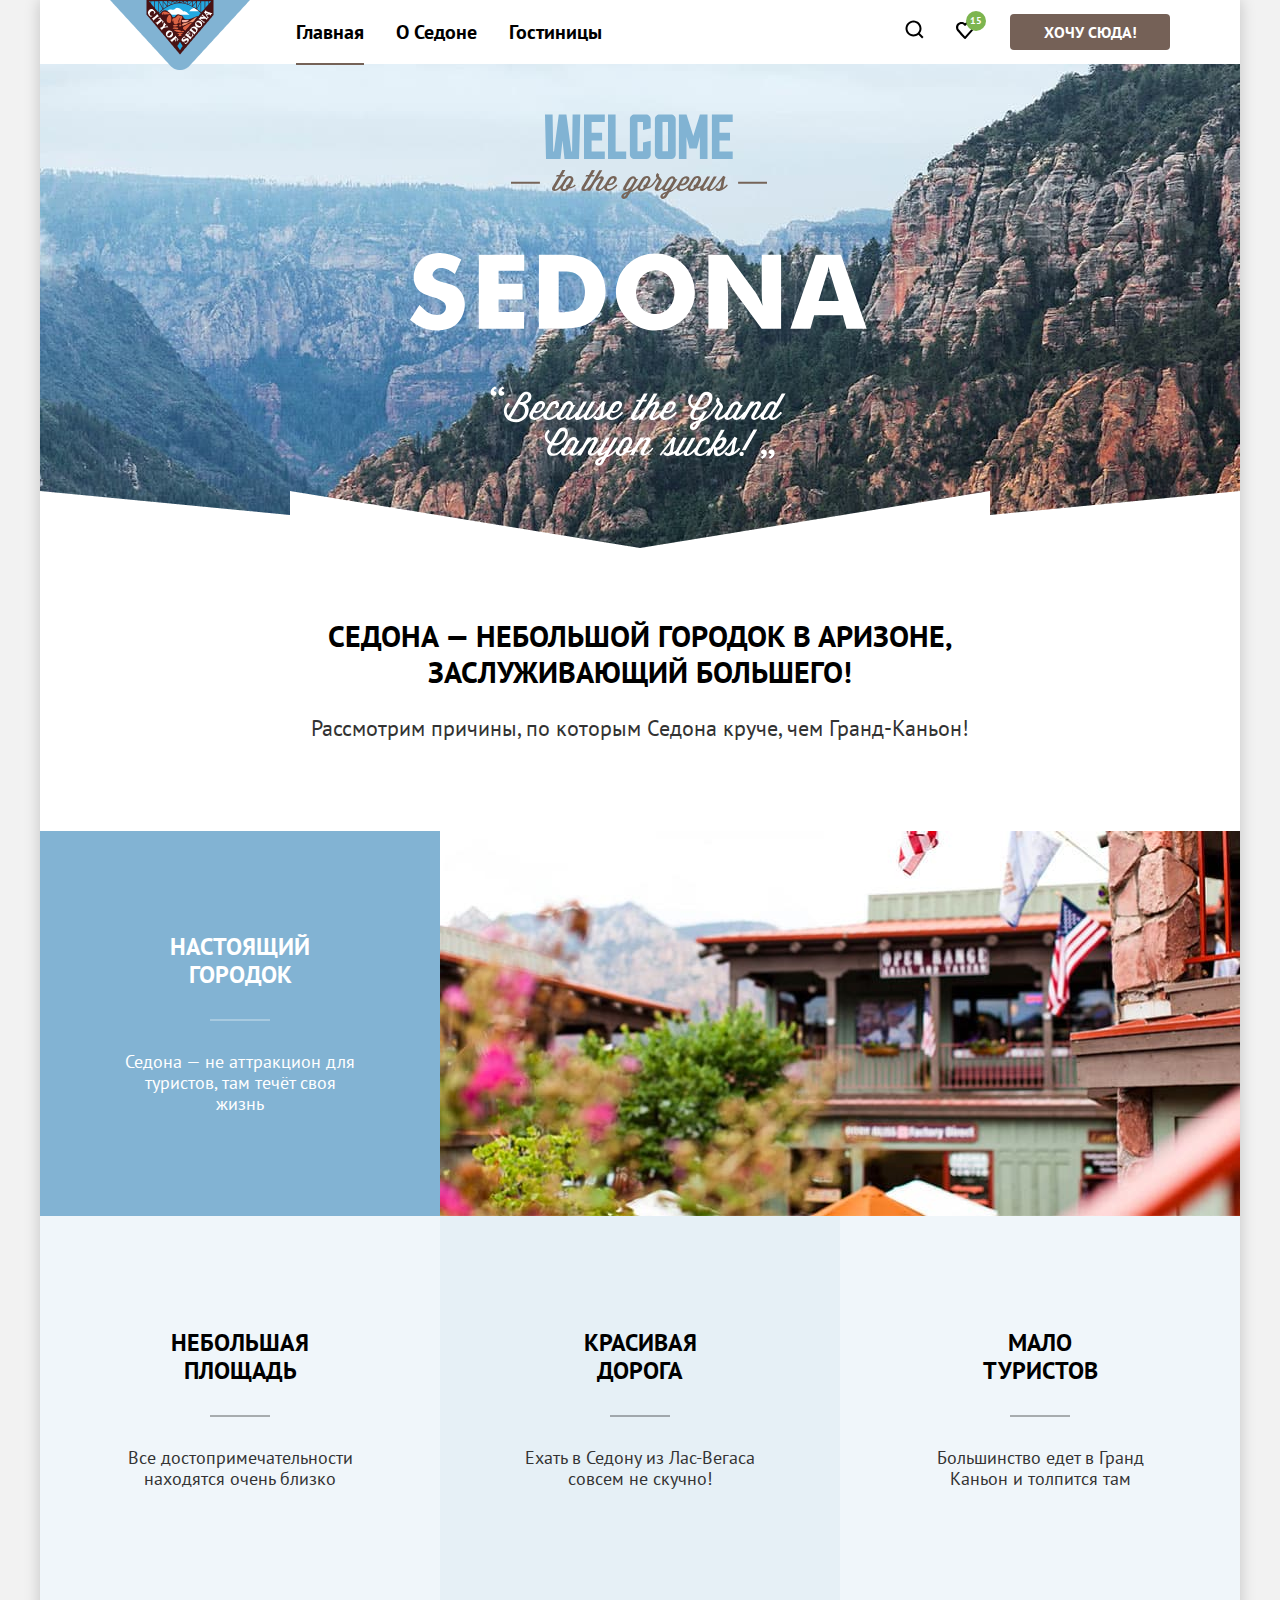
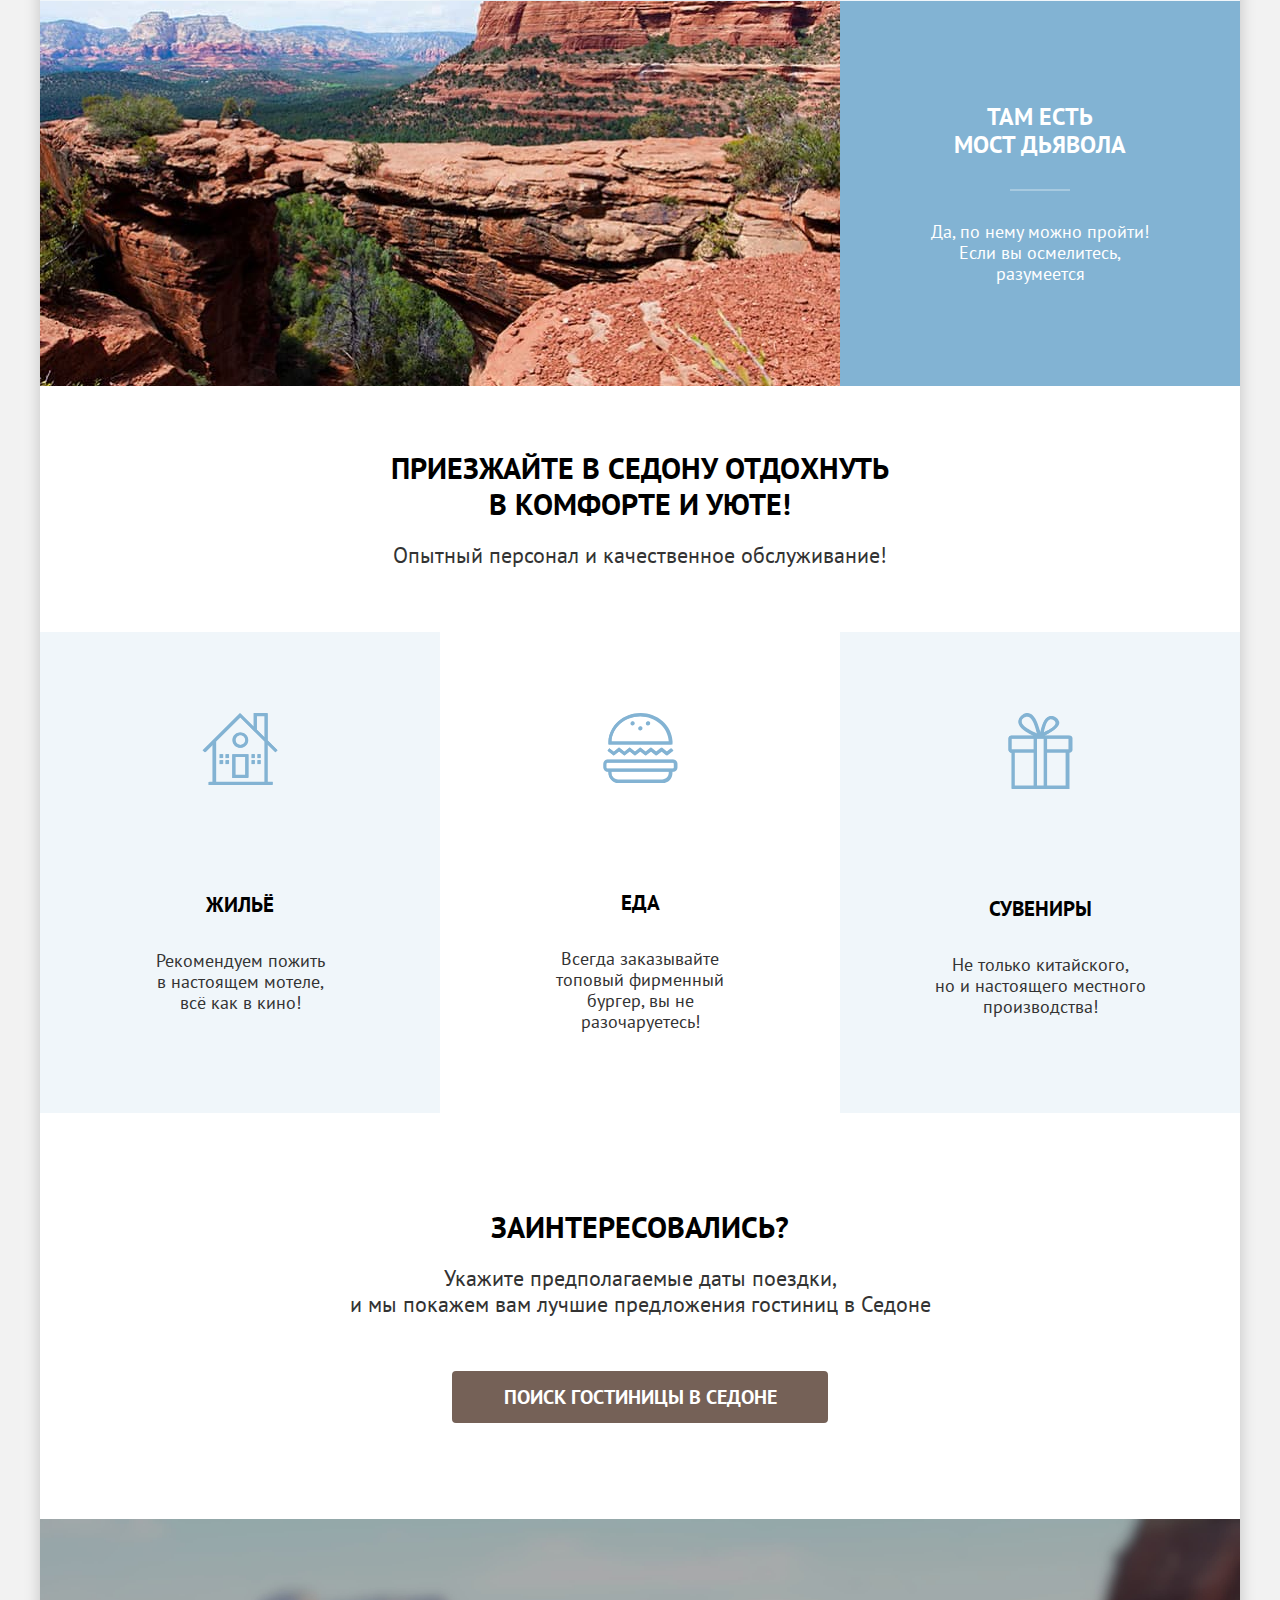
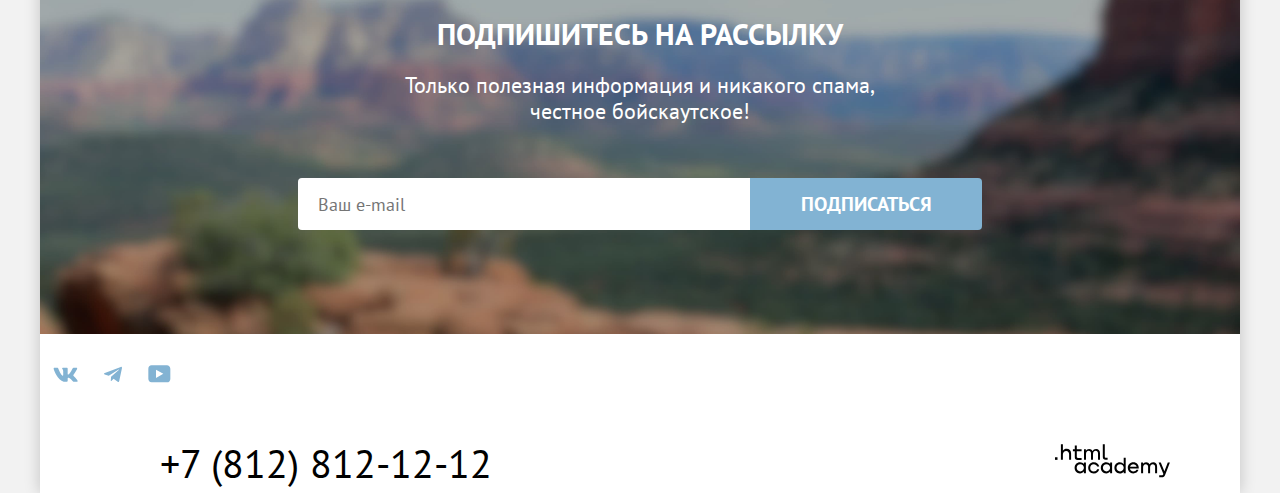
<file: index.html>
<!DOCTYPE html>
<html lang="ru">

  <head>
    <meta charset="utf-8">
    <title>HTML Academy: Седона</title>
    <link rel="stylesheet" href="styles/styles.css">
    <link rel="icon" href="favicon-sedona.ico" sizes="32x32">
  </head>

  <body>
    <div class="page-container">
    <header class="page-header" data-test="header">
      <nav class="navigation">
        <a class="navigation-logo" href="index.html">
          <img class="header-logo" alt="Логотип Седона" src="images/logo-sedona.png" width="140" height="70.05 ">
        </a>

        <ul class="navigation-list">
          <li class="navigation-item">
            <a class="navigation-link navigation-link-current" href="#">Главная</a>
          </li>
          <li class="navigation-item">
            <a class="navigation-link" href="#">О Седоне</a>
          </li>
          <li class="navigation-item">
            <a class="navigation-link" href="catalog.html">Гостиницы</a>
          </li>
        </ul>

        <ul class="navigation-list navigation-user">
          <li class="navigation-item">
            <a class="navigation-link" href="search.html">
              <svg aria-hidden="true" focusable="false" width="19" height="19" viewBox="0 0 19 19" fill="none" xmlns="http://www.w3.org/2000/svg">
                <path d="M18.5 17.0083L14.8 13.3287C15.8 12.0359 16.5 10.3453 16.5 8.4558C16.5 4.08011 12.9 0.5 8.5 0.5C4.1 0.5 0.5 4.17956 0.5 8.55525C0.5 12.9309 4.1 16.511 8.5 16.511C10.3 16.511 12 15.9144 13.4 14.8204L17.1 18.5L18.5 17.0083ZM8.5 14.5221C5.2 14.5221 2.5 11.837 2.5 8.55525C2.5 5.27348 5.2 2.5884 8.5 2.5884C11.8 2.5884 14.5 5.27348 14.5 8.55525C14.5 11.837 11.8 14.5221 8.5 14.5221Z" fill="black"/>
                </svg>
              <span class="visually-hidden">Поиск</span>
            </a>
          </li>
          <li class="navigation-item">
            <a class="navigation-link" href="favorites.html">
              <svg aria-hidden="true" focusable="false" width="18" height="17" viewBox="0 0 18 17" fill="none" xmlns="http://www.w3.org/2000/svg">
                <path d="M8.9 17C8.6 17 8.3 16.9 8.1 16.6C2.7 10.5 1.4 9.1 1.1 8.7C0.4 7.8 0 6.6 0 5.4C0 2.4 2.4 0 5.5 0C6.8 0 8 0.5 9 1.3C10 0.5 11.3 0 12.5 0C15.5 0 18 2.4 18 5.4C18 6.7 17.5 7.9 16.7 8.8L9.7 16.7C9.5 16.9 9.3 17 8.9 17ZM2.9 7.5C3.2 7.9 6.4 11.5 9 14.4L15.2 7.4C15.7 6.9 15.9 6.2 15.9 5.4C15.9 3.6 14.4 2.1 12.6 2.1C11.6 2.1 10.6 2.6 9.9 3.4C9.6 3.7 9.3 3.8 9 3.8C8.7 3.8 8.4 3.6 8.2 3.4C7.5 2.6 6.5 2.1 5.5 2.1C3.7 2.1 2.2 3.6 2.2 5.4C2.1 6.3 2.5 7 2.9 7.5C2.8 7.5 2.8 7.5 2.9 7.5Z" fill="black"/>
                </svg>
              <span class="visually-hidden">Избранное</span>
              <span class="notifications-badge">15</span>
            </a>
          </li>
          <li class="navigation-item">
            <a class="button-want-here brown-button" href="#">ХОЧУ СЮДА!</a>
          </li>
        </ul>
      </nav>
    </header>


    <main class="main-container main-index" data-test="main">
      <section class="first-screen" data-test="hero">
        <h1 class="visually-hidden">Седона - отличный городок для отдыха</h1>
        <img class="image-welcome" src="images/welcome.svg" width="458" height="352" alt="Добро пожаловать в Седону">
      </section>

      <section class="advantages" data-test="advantages">
        <h2 class="visually-hidden">Преимущества</h2>
        <div class="advantages-wrapper">
        <p class="text-about">Седона — небольшой городок в Аризоне, заслуживающий большего!</p>
        <p class="text-reasons">Рассмотрим причины, по которым Седона круче, чем Гранд-Каньон!</p>
      </div>
        <ul class="advantages-list">
          <li class="adnantages-item advantages-item-img">
            <div class="advantages-item-text advantages-item-img-text">
            <h3 class="advantages-title title-white">Настоящий городок</h3>
            <p class="advantages-description descripton-white">Седона — не аттракцион для туристов, там течёт своя жизнь
            </p>
          </div>
            <img class="advantage-img" src="images/photo-hotel.jpg" width="800" alt="Фото отеля">
          </li>
          <li class="adnantages-item grey-light">
            <div class="advantages-item-text">
            <h3 class="advantages-title">Небольшая площадь</h3>
            <p class="advantages-description">Все достопримечательности находятся очень близко</p>
            </div>
          </li>
          <li class="adnantages-item grey-dark">
            <div class="advantages-item-text">
            <h3 class="advantages-title">Красивая <br>дорога</h3>
            <p class="advantages-description">Ехать в Седону из Лас-Вегаса совсем не скучно!</p>
            </div>
          </li>
          <li class="adnantages-item grey-light">
            <div class="advantages-item-text">
            <h3 class="advantages-title">Мало <br>туристов</h3>
            <p class="advantages-description">Большинство едет в Гранд Каньон и толпится там</p>
            </div>
          </li>
          <li class="adnantages-item advantages-item-img">
            <img class="advantage-img" src="images/photo-mountains.jpg" width="800" alt="Фото гор">
            <div class="advantages-item-text advantages-item-img-text">
            <h3 class="advantages-title title-white">Там есть <br>мост дьявола</h3>
            <p class="advantages-description descripton-white">Да, по нему можно пройти! Если вы осмелитесь, разумеется
            </p>
            </div>
          </li>
        </ul>
      </section>

      <section class="services" data-test="service">
        <div class="services-wrapper">
        <h2 class="visually-hidden">Услуги</h2>
        <p class="text-about text-about-2">Приезжайте в Седону отдохнуть в комфорте и уюте!</p>
        <p class="text-reasons">Опытный персонал и качественное обслуживание!</p>
      </div>
        <ul class="services-list">
          <li class="services-item grey-light">
            <img class="services-pic" src="images/icon/icon-home.svg" width="75" height="72" alt="Жильё">
            <h3 class="services-title">Жильё</h3>
            <p class="services-description">Рекомендуем пожить <br>в настоящем мотеле, <br>всё как в кино!</p>
          </li>
          <li class="services-item">
            <img class="services-pic" src="images/icon/icon-food.svg" width="74" height="70" alt="Еда">
            <h3 class="services-title">Еда</h3>
            <p class="services-description">Всегда заказывайте <br>топовый фирменный бургер, вы не разочаруетесь!</p>
          </li>
          <li class="services-item grey-light">
            <img class="services-pic" src="images/icon/icon-gift.svg" width="64" height="76" alt="Сувениры">
            <h3 class="services-title">Сувениры</h3>
            <p class="services-description">Не только китайского, <br>но и настоящего местного производства!</p>
          </li>
        </ul>
      </section>

      <section class="search-hotels" data-test="search">
        <h2 class="visually-hidden">Поиск гостиницы</h2>
        <p class="text-about text-about-3">Заинтересовались?</p>
        <p class="text-reasons">Укажите предполагаемые даты поездки, <br>и мы покажем вам лучшие предложения гостиниц в
          Седоне</p>
        <button class="button-search brown-button" href="#">Поиск гостиницы в Седоне</button>
      </section>

      <section class="newsletter newsletter-index" data-test="subscribe">
        <h2 class="visually-hidden">Подпишитесь на новости</h2>
        <p class="text-about text-about-4">Подпишитесь на рассылку</p>
        <p class="text-reasons letter">Только полезная информация и никакого спама, <br>честное бойскаутское!</p>
        <form class="newsletter-form" action="https://echo.htmlacademy.ru/" method="post">
          <input class="mail-field" type="email" name="newsletter-email" id="newsletter-email" placeholder="Ваш e-mail"
            required>
          <button class="newsletter-button blue-button" type="submit">
            <span>Подписаться</span>
          </button>
        </form>
      </section>


    </main>


    <footer class="main-footer" data-test="footer">
      <div class="page-footer-container">
      <section class="footer-social-media">
        <h3 class="visually-hidden">Мы в социальных сетях</h3>
        <ul class="social-media" title="Ссылки на социальные сети">
          <li class="social-img">
            <a class="social-link social-vk" href="https://vk.com/htmlacademy">
              <svg aria-hidden="true" fucusable="folse" width="25" height="15" viewBox="0 0 25 15" fill="none" xmlns="http://www.w3.org/2000/svg">
                <path fill-rule="evenodd" clip-rule="evenodd" d="M24.1164 1.80445C24.2824 1.25845 24.1164 0.856445 23.3214 0.856445H20.6964C20.0284 0.856445 19.7204 1.20345 19.5534 1.58645C19.5534 1.58645 18.2184 4.78245 16.3274 6.85845C15.7154 7.46045 15.4374 7.65145 15.1034 7.65145C14.9364 7.65145 14.6854 7.46045 14.6854 6.91345V1.80445C14.6854 1.14845 14.5014 0.856445 13.9454 0.856445H9.81738C9.40038 0.856445 9.14938 1.16045 9.14938 1.44945C9.14938 2.07045 10.0954 2.21445 10.1924 3.96245V7.76045C10.1924 8.59345 10.0394 8.74444 9.70538 8.74444C8.81538 8.74444 6.65038 5.53345 5.36538 1.85945C5.11638 1.14445 4.86438 0.856445 4.19338 0.856445H1.56638C0.816382 0.856445 0.666382 1.20345 0.666382 1.58645C0.666382 2.26845 1.55638 5.65645 4.81138 10.1374C6.98138 13.1974 10.0364 14.8564 12.8194 14.8564C14.4884 14.8564 14.6944 14.4884 14.6944 13.8534V11.5404C14.6944 10.8034 14.8524 10.6564 15.3814 10.6564C15.7714 10.6564 16.4384 10.8484 17.9964 12.3234C19.7764 14.0724 20.0694 14.8564 21.0714 14.8564H23.6964C24.4464 14.8564 24.8224 14.4884 24.6064 13.7604C24.3684 13.0364 23.5184 11.9854 22.3914 10.7384C21.7794 10.0284 20.8614 9.26345 20.5824 8.88045C20.1934 8.38945 20.3044 8.17044 20.5824 7.73345C20.5824 7.73345 23.7824 3.30745 24.1154 1.80445H24.1164Z" fill="#83B3D3"/>
                </svg>
              <span class="visually-hidden">ВКонтакте</span>
            </a>
          </li>
          <li class="social-img">
            <a class="social-link social-telegram" href="https://t.me/htmlacademy">
              <svg aria-hidden="true" fucusable="folse" width="18" height="16" viewBox="0 0 18 16" fill="none" xmlns="http://www.w3.org/2000/svg">
                <path d="M16.785 0.955705L0.840489 7.1042C-0.247661 7.54126 -0.241365 8.14828 0.640845 8.41897L4.73445 9.69597L14.2058 3.72014C14.6537 3.44766 15.0629 3.59424 14.7265 3.89281L7.05283 10.8183H7.05103L7.05283 10.8192L6.77045 15.0387C7.18413 15.0387 7.36669 14.8489 7.59871 14.625L9.58705 12.6915L13.7229 15.7464C14.4855 16.1664 15.0332 15.9506 15.2229 15.0405L17.9379 2.2453C18.2158 1.13107 17.5126 0.626562 16.785 0.955705Z" fill="#83B3D3"/>
                </svg>
              <span class="visually-hidden">Telegram</span>
            </a>
          </li>
          <li class="social-img">
            <a class="social-link social-youtube" href="https://www.youtube.com/user/htmlacademyru">
              <svg aria-hidden="true" fucusable="folse" width="23" height="18" viewBox="0 0 23 18" fill="none" xmlns="http://www.w3.org/2000/svg">
                <path d="M18.9402 0.356445H3.50738C1.64668 0.356445 0.333252 1.9502 0.333252 3.75645V13.8502C0.333252 15.7627 1.64668 17.3564 3.50738 17.3564H19.1591C20.8009 17.3564 22.3333 15.7627 22.3333 13.9564V3.75645C22.1143 1.9502 20.8009 0.356445 18.9402 0.356445ZM7.99494 12.8939V4.81894L15.3283 8.85645L7.99494 12.8939Z" fill="#83B3D3"/>
              </svg>
              <span class="visually-hidden">YouTube</span>
            </a>
          </li>
        </ul>
      </section>

      <section class="footer-contacts">
        <h3 class="visually-hidden">Контакты</h3>
        <a class="contacts-phone" href="tel:+78128121212">+7 (812) 812-12-12</a>
        <a class="htmlacademy-link" href="https://htmlacademy.ru/intensive/htmlcss">
          <svg width="115" height="34" viewBox="0 0 115 34" fill="none" xmlns="http://www.w3.org/2000/svg">
            <path d="M0 13.2564V15.8564H2.5V13.2564H0Z" fill="black"/>
            <path d="M11.6 4.85645C10 4.85645 8.8 5.55645 8 6.55645H7.9V0.356445H5.9V15.8564H7.9V10.5564C7.9 8.45645 9.2 6.95645 11.2 6.95645C13 6.95645 14.1 8.35645 14.1 10.1564V15.8564H16.1V9.75644C16.2 6.75644 14.3 4.85645 11.6 4.85645Z" fill="black"/>
            <path d="M26.6 5.15645H21.8V1.45645H19.8V5.25645H17.9V7.25645H19.8V13.2564C19.8 14.9564 20.8 15.9564 22.5 15.9564H26.6V13.9564H22.9C22.2 13.9564 21.8 13.5564 21.8 12.8564V7.15645H26.6V5.15645Z" fill="black"/>
            <path d="M41.1 4.95645C39.5 4.95645 38.2 5.75644 37.6 7.05645H37.5C36.9 5.85645 35.7 4.95645 34.1 4.95645C32.7 4.95645 31.6 5.75645 31 6.75645H30.9V5.15645H29V15.7564H31V10.3564C31 8.35645 32 6.85645 33.6 6.85645C35.1 6.85645 36 7.85645 36 9.45645V15.7564H38V10.1564C38 7.75645 39.4 6.85645 40.6 6.85645C42.1 6.85645 43 7.85645 43 9.45645V15.7564H45V9.25644C45.1 6.75644 43.6 4.95645 41.1 4.95645Z" fill="black"/>
            <path d="M47.8 13.0564C47.8 14.7564 48.8 15.7564 50.6 15.7564H52.6V13.7564H50.9C50.2 13.7564 49.8 13.3564 49.8 12.6564V0.356445H47.8V13.0564Z" fill="black"/>
            <path d="M28.9 20.0564C28 18.9564 26.7 18.2564 25 18.2564C21.9 18.2564 19.6 20.5564 19.6 23.8564C19.6 27.1564 21.9 29.4564 25 29.4564C26.8 29.4564 28 28.6564 28.8 27.5564H28.9V29.1564H30.9V18.5564H28.9V20.0564ZM25.3 27.4564C23.1 27.4564 21.7 25.8564 21.7 23.8564C21.7 21.8564 23.1 20.2564 25.3 20.2564C27.5 20.2564 28.9 21.8564 28.9 23.8564C28.9 25.7564 27.5 27.4564 25.3 27.4564Z" fill="black"/>
            <path d="M44.2 22.3564C43.7 19.9564 41.6 18.2564 38.8 18.2564C35.4 18.2564 33.2 20.7564 33.2 23.8564C33.2 26.9564 35.4 29.4564 38.8 29.4564C41.6 29.4564 43.7 27.6564 44.2 25.2564H42.1C41.7 26.5564 40.4 27.5564 38.8 27.5564C36.6 27.5564 35.2 25.9564 35.2 23.9564C35.2 21.9564 36.6 20.3564 38.8 20.3564C40.4 20.3564 41.6 21.3564 42.1 22.5564H44.2V22.3564Z" fill="black"/>
            <path d="M55.1 20.0564C54.2 18.9564 52.9 18.2564 51.2 18.2564C48.1 18.2564 45.8 20.5564 45.8 23.8564C45.8 27.1564 48.1 29.4564 51.2 29.4564C53 29.4564 54.2 28.6564 55 27.5564H55.1V29.1564H57.1V18.5564H55.1V20.0564ZM51.5 27.4564C49.3 27.4564 47.9 25.8564 47.9 23.8564C47.9 21.8564 49.3 20.2564 51.5 20.2564C53.7 20.2564 55.1 21.8564 55.1 23.8564C55.1 25.7564 53.6 27.4564 51.5 27.4564Z" fill="black"/>
            <path d="M68.7 20.1564C67.8 19.0564 66.5 18.2564 64.8 18.2564C61.7 18.2564 59.4 20.5564 59.4 23.8564C59.4 27.1564 61.6 29.4564 64.8 29.4564C66.5 29.4564 67.8 28.6564 68.6 27.6564H68.7V29.1564H70.7V13.7564H68.7V20.1564ZM65.1 27.4564C62.9 27.4564 61.5 25.8564 61.5 23.8564C61.5 21.8564 62.9 20.2564 65.1 20.2564C67.3 20.2564 68.7 21.8564 68.7 23.8564C68.6 25.8564 67.2 27.4564 65.1 27.4564Z" fill="black"/>
            <path d="M78.3 18.2564C75 18.2564 72.8 20.7564 72.8 23.8564C72.8 26.8564 74.9 29.4564 78.3 29.4564C80.8 29.4564 82.8 28.1564 83.5 25.8564H81.4C80.9 26.8564 79.8 27.4564 78.4 27.4564C76.5 27.4564 75.1 26.1564 75 24.5564H83.8C84 20.9564 81.8 18.2564 78.3 18.2564ZM78.3 20.1564C80 20.1564 81.3 21.1564 81.6 22.7564H75.1C75.4 21.2564 76.6 20.1564 78.3 20.1564Z" fill="black"/>
            <path d="M98.2 18.2564C96.6 18.2564 95.3 19.0564 94.6 20.2564H94.5C93.9 19.0564 92.7 18.2564 91.1 18.2564C89.7 18.2564 88.6 18.9564 88 20.0564V18.5564H86.1V29.1564H88.1V23.7564C88.1 21.7564 89.1 20.3564 90.7 20.2564C92.2 20.2564 93.1 21.2564 93.1 22.8564V29.1564H95.1V23.5564C95.1 21.1564 96.5 20.2564 97.7 20.2564C99.2 20.2564 100.1 21.2564 100.1 22.8564V29.1564H102.1V22.6564C102.2 20.0564 100.7 18.2564 98.2 18.2564Z" fill="black"/>
            <path d="M109.4 27.3564L105.8 18.4564H103.6L108.4 30.0564C108.1 30.9564 107.7 31.2564 106.7 31.2564H104.2V33.2564H106.7C108.5 33.2564 109.5 32.4564 110.2 30.6564L114.9 18.4564H112.8L109.4 27.3564Z" fill="black"/>
            </svg>
        </a>
      </section>
      </div>
    </footer>
  </div>

  <div class="modal-container modal-container-close">
    <div class="modal modal-want-here">
      <section class="modal-content">
        <h2 class="modal-title">Поиск гостиницы в Седоне</h2>
        <form class="modal-form" action="https://echo.htmlacademy.ru/" method="get">



          <label class="modal-label" for="arrival-date">
            <span class="text-label">Дата Заезда:</span>
          </label>
          <input class="modal-input modal-date" id="arrival-date" name="arrival-date" type="text" placeholder="Укажите дату заезда" value="27 апреля 2020" required>
          <p class="modal-description modal-description-color">Мы не можем отправить вас в прошлое.</p>

          <label class="modal-label" for="departure-date">
            <span class="text-label">Дата Выезда:</span>
          </label>
          <input class="modal-input modal-date" id="departure-date" name="departure-date" type="text" placeholder="Укажите дату выезда" value="1 сентября 2023" required>
          <p class="modal-description">На эти даты есть свободные номера. Пока есть.</p>

          <label class="modal-label" for="amount-adults">
            <span class="text-label">Взрослые:</span>
          </label>
          <div class="number-form">
          <button class="number-control-button number-minus" type="button">
            <span class="visually-hidden">Уменьшить количество взрослых</span>
          </button>
          <input class="modal-input modal-input-number" id="amount-adults" name="amount-adults" type="text" placeholder="2" required>
          <button class="number-control-button number-plus" type="button">
            <span class="visually-hidden">Увеличить количество взрослых</span>
          </button>
          </div>

          <label class="modal-label" for="amount-children">
            <span class="text-label text-label-child">Дети:</span>
            <span class="visually-hidden">Посмотреть дополнительную информацию</span>
            <span class="tooltip">
            <button class="modal-tooltip" type="button" aria-labelledby="tooltip-label-children">
              <svg width="26" height="26" viewBox="0 0 26 26" fill="none" xmlns="http://www.w3.org/2000/svg">
                <circle cx="13" cy="13" r="13" fill="#83B3D3"/>
                <path fill-rule="evenodd" clip-rule="evenodd" d="M12 7H14V9H12V7ZM14 19H12V10H14V19Z" fill="white"/>
                </svg>
            </button>
            <span class="tooltip-text" role="tooltip" id="tooltip-label-children">Укажите количество детей, которые будут с вами, возраст которых от 6 до 18 лет. Дети до 6 лет размещаются бесплатно.</span>
          </span>
          </label>
          <div class="number-form number-form-child">
          <button class="number-control-button number-minus" type="button">
            <span class="visually-hidden">Уменьшить количество детей</span>
          </button>
          <input class="modal-input modal-input-number" id="amount-children" name="amount-children" type="text" placeholder="2">
          <button class="number-control-button number-plus" type="button">
            <span class="visually-hidden">Увеличить количество детей</span>
          </button>
          </div>

          <button class="modal-search-button blue-button" type="submit">
            <span>Найти</span>
          </button>

        </form>

      </section>
      <button class="modal-button-close">
        <span class="visually-hidden">Закрыть</span>
      </button>
    </div>
  </div>

  </body>

</html>
</file>
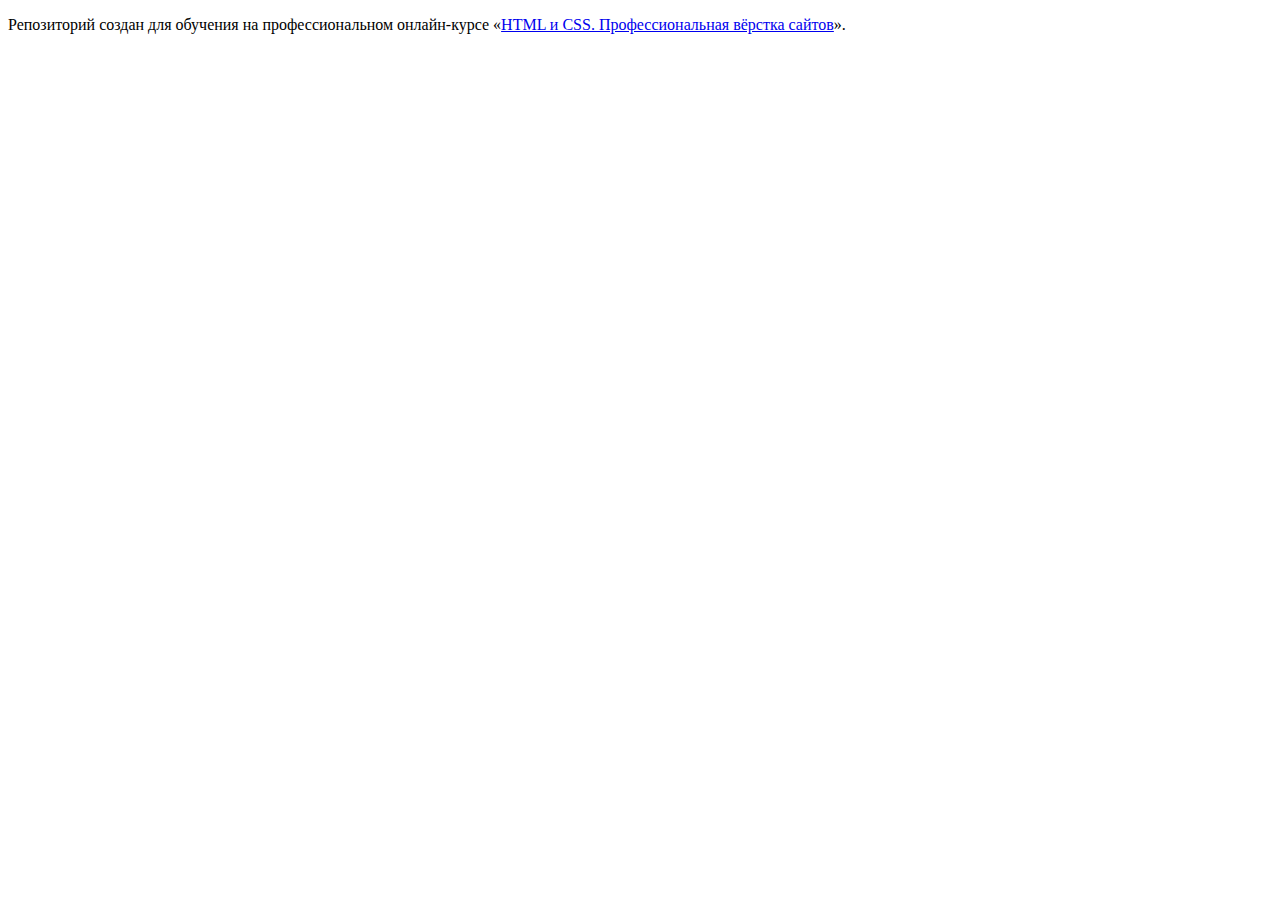
<file: master/index.html>
<!DOCTYPE html>
<html lang="ru">
  <head>
    <meta charset="utf-8">
    <title>HTML Academy: Седона</title>
    <base href="https://htmlacademy-htmlcss.github.io/620999-sedona-40/master/">
</head>
  <body>

    <p>Репозиторий создан для обучения на профессиональном онлайн‑курсе «<a href="https://htmlacademy.ru/intensive/htmlcss">HTML и CSS. Профессиональная вёрстка сайтов</a>».</p>

  </body>
</html>
</file>
<file: styles/styles.css>
@font-face {
	font-family: "PT Sans";
	font-style: normal;
	font-weight: 400;
	src: url("../fonts/ptsans-400.woff2") format("woff2");
	font-display: swap;
}

@font-face {
	font-family: "PT Sans";
	font-style: normal;
	font-weight: 700;
	src: url("../fonts/ptsans-700.woff2") format("woff2");
	font-display: swap;
}

*,
*::before,
*::after {
  box-sizing: border-box;
}

html {
	height: 100%;
}

body {
	margin: 0 auto;
	width: 1200px;
	display: flex;
	flex-direction: column;
	min-height: 100%;
	font-family: "PT Sans", sans-serif;
	font-size: 18px;
	line-height: 21px;
	font-weight: 400;
	color: #000000;
	background-color: rgba(242, 242, 242, 1);
}

.page-container {
	background-color: #ffffff;
	box-shadow: 0 0 15px 0 rgba(0, 0, 0, 0.2);
}

.visually-hidden {
  position: absolute;
  width: 1px;
  height: 1px;
  margin: -1px;
  padding: 0;
  border: 0;
  clip: rect(0 0 0 0);
  overflow: hidden;
}

.main-container {
	flex-grow: 1;
	margin: 0;
	padding: 0;
}

.navigation {
	display: grid;
	padding: 0 70px;
	grid-template-columns: 140px 1fr  auto;
  column-gap: 30px;
}

.header-logo {
	display:block;
	margin-bottom: -6px;
}

.navigation-logo:hover {
	opacity: 0.7;
}

.navigation-logo:active {
	opacity: 0.3;
}

.navigation-list{
	display: flex;
  align-items: center;
	margin: 0;
	padding: 0;
	list-style: none;
	flex-wrap: wrap;
}

.navigation-link {
	position: relative;
	font-size: 20px;
	line-height: 24px;
	font-weight: 700;
	text-decoration: none;
	color: #000000;
	text-align: center;
	padding: 20px 16px;
	display: block;
}


.navigation-link-current::before {
	position: absolute;
	right: 16px;
	bottom: -1px;
	left: 16px;
	height: 2px;
	background-color: #756257;
	content: "";
}

.notifications-badge {
    position: absolute;
    top: 11px;
    right: 4px;
    z-index: 1;
    min-width: 20px;
    height: 20px;
    text-align: center;
    padding: 5px 4px;
    font-size: 10px;
    line-height: 10px;
    border-radius: 50%;
    color: #ffffff;
    background-color: #7db54f;
    text-decoration: none;
}

.navigation-user {
	display: flex;
	justify-content: flex-end;
	margin-left: auto;
}

.button-want-here {
	font-family: "PT Sans", sans-serif;
	width: 160px;
	border-radius: 4px;
	padding: 8px 30px;
	margin-left: 20px;
	font-size: 16px;
	line-height: 20px;
	font-weight: 700;
	text-align: center;
	text-transform: uppercase;
	color: #ffffff;
	background-color: #756157;
	text-decoration: none;
	display: block;
}

.brown-button:hover,
.brown-button:focus {
	background-color: #615048;
}

.brown-button:active {
	background-color: rgba(117, 97, 87, 1);
	color: rgba(255, 255, 255, 0.3);
}

.blue-button:hover,
.blue-button:focus {
	background-color: #68a2ca;
}

.blue-button:active {
	background-color: rgba(130, 179, 211, 1);
	color: rgba(255, 255, 255, 0.3);
}

.first-screen {
	background-image: url("../images/divider.png"), url("../images/index-background.jpg");
	background-position: bottom;
	background-size: 100% auto, cover;
	background-repeat: no-repeat, no-repeat;
	background-color: #7db54f;
	color: #ffffff;
	font-size: 30px;
	line-height: 36px;
	font-weight: 700;
	text-align: center;
	padding: 50px 370px 82px;
}

.image-welcome,
.advantage-img {
	display: block;
}

.advantage-img {
	object-fit: cover;
}

.text-about {
	font-size: 30px;
	line-height: 36px;
	font-weight: 700;
	text-align: center;
	text-transform: uppercase;
	margin: 0 0 25px;
	padding: 0;
}

.text-about-1 {
	margin-bottom: 24px;
}

.text-about-2 {
	margin-bottom: 20px;
}

.text-about-3 {
	margin-bottom: 20px;
}

.text-about-4 {
	margin-bottom: 20px;
}

.text-about-news {
	margin-bottom: 20px;
}

.text-reasons {
	font-size: 22px;
	line-height: 26px;
	font-weight: 400;
	text-align: center;
	color: #333333;
	margin: 0;
	padding: 0;
}

.advantages-wrapper{
	padding: 70px 270px 90px;
}

.advantages-list {

	display: flex;
	margin: 0;
	padding: 0;
	flex-wrap: wrap;
	list-style: none;
}

.adnantages-item {
	width: 400px;
	min-height: 385px;
}

.advantages-item-img {
	display: flex;
	width: 1200px;
}

.advantages-item-text {
	display: flex;
	flex-direction: column;
	justify-content: center;
	position: relative;
	padding: 70px 85px;
	height: 100%;
}

.advantages-item-img-text {
	flex-direction: column;
}

.advantages-title {
	text-transform: uppercase;
	text-align: center;
	font-size: 24px;
	font-weight: 700;
	line-height: 28px;
	margin: 0;
	position: relative;
	margin-bottom: 62px;
}

.advantages-title::after {
	position: absolute;
	left: 50%;
	width: 60px;
	height: 2px;
	background-color: rgba(0, 0, 0, 0.3);
	content: "";
	transform: translateX(-50%);
	bottom: -32px;
	}


.title-white::after {
	background-color: rgba(255, 255, 255, 0.3);
}

.advantages-description {
	text-align: center;
	color: #333333;
	margin: 0;
}

.descripton-white {
	text-align: center;
}

.title-white {
	color: #ffffff;
}

.descripton-white {
	color: #ffffff;
}

.advantages-item-img {
	background-color: #82b3d3;
}

.grey-light {
	background-color: rgba(131, 179, 211, 0.12);
}

.grey-dark {
	background-color: rgba(131, 179, 211, 0.2);
}

.services-wrapper{
	padding: 64px 347px 64px;
}

.services-list {
	display: flex;
	margin: 0;
	padding: 0;
	text-align: center;
	list-style: none;
}

.services-item {
	width: 400px;
	margin: 0;
	padding: 81px 85px;
}

.services-item:nth-child(1) {
  background-image: url(../images/icon/icon-home.svg);
  background-repeat: no-repeat;
  background-size: auto;
  background-position: center 81px;
}

.services-item:nth-child(2) {
  background-image: url(../images/icon/icon-food.svg);
  background-repeat: no-repeat;
  background-size: auto;
  background-position: center 81px;
}

.services-item:nth-child(3) {
  background-image: url(../images/icon/icon-gift.svg);
  background-repeat: no-repeat;
  background-size: auto;
  background-position: center 81px;
}

.services-title {
	margin: 0;
	text-transform: uppercase;
	margin-bottom: 35px;
  padding-top: 105px;
}

.services-description {
	margin: 0;
	color: #333333;
}

.search-hotels {
	text-align: center;
	padding: 96px 304px;
  display: flex;
  flex-direction: column;
  align-items: center;
	}

.button-search {
	width: 376px;
	height: 52px;
	background-color: #756157;
	border: 2px solid #756157;
	border-radius: 4px;
	padding: 6px 20px;
	font-family: "PT Sans", sans-serif;
	font-size: 20px;
	line-height: 36px;
	font-weight: 700;
	color: #ffffff;
	text-transform: uppercase;
	cursor: pointer;
  margin-top: 54px;
  text-decoration: none;
}

.newsletter {
	text-align: center;
	padding: 116px 258px 104px;
}

.newsletter-index {
	background-image: url("../images/main-background-newsletter.jpg");
	background-repeat: no-repeat;
	background-size: 100% auto;
	background-color: #7db54f;
	text-align: center;
	color: #ffffff;
	padding: 97px 258px 104px;
}

.newsletter-form {
	width: 684px;
	display: flex;
}

.mail-field {
	width: 452px;
	height: 52px;
	background-color: #ffffff;
	border-radius: 4px 0 0 4px;
	border-color: #ffffff;
	margin-top: 54px;
	font-family: "PT Sans", sans-serif;
	font-size: 18px;
	line-height: 24px;
	font-weight: 400;
	color: #f2f2f2;
	padding: 14px 20px;
	border: none;
}

.mail-field-white {
	width: 452px;
	height: 52px;
	background-color: #f2f2f2;
	border-radius: 4px 0 0 4px;
	border-color: #f2f2f2;
	margin-top: 54px;
	font-family: "PT Sans", sans-serif;
	font-size: 18px;
	line-height: 24px;
	font-weight: 400;
	color: #000000;
	padding: 14px 20px;
	border: none;
}

.newsletter-button {
	width: 232px;
	height: 52px;
	background-color: #82b3d3;
	border-radius: 0 4px 4px 0;
	border-color: #82b3d3;
	margin-top: 54px;
	font-family: "PT Sans", sans-serif;
	font-size: 20px;
	line-height: 36px;
	font-weight: 700;
	color: #ffffff;
	text-transform: uppercase;
	padding: 8px 50px;
	border: none;
	cursor: pointer;
}

.letter {
	color: #ffffff;
}

.footer-contacts {
	padding: 25px 0 10px;
  display: flex;
	width: 1060px;
  margin: 0 auto;
	justify-content: space-between;
	align-items: center;
}



.social-media {
	display: flex;
	list-style: none;
	padding: 0;
}

.social-link {
	background-repeat: no-repeat;
	background-position: center;
	padding: 13px;
	display: block;
}

.social-link:hover path {
	fill: #68a2cA;
}

.social-link:active {
	opacity: 30%;
}

.contacts-phone {
	font-size: 40px;
	line-height: 40px;
	font-weight: 400;
	text-align: center;
	text-transform: uppercase;
	text-decoration: none;
	color: #000000;
  padding: 0 50px;
  display: block;
}

.contacts-phone:hover,
.navigation-link:hover,
.navigation-link:hover path  {
  color: #756157;
	fill: #756157;
}

.contacts-phone:active,
.navigation-link:active {
	opacity: 30%;
	color: rgba(117, 97, 87, 0.3);
}

.htmlacademy-link:hover path{
	fill: #756157;
}

.htmlacademy-link:active path{
	fill: rgba(117, 97, 87, 0.3);
}

/*Стили модального окна*/
.modal-container {
  position: fixed;
  top: 0;
  left: 0;
  display: flex;
  width: 100%;
  height: 100%;
  background-color: rgba(242, 242, 242, 0.8);
}

.modal {
  position: relative;
  margin: auto;
  padding: 64px 70px;
  background-color: #ffffff;
  border-radius: 30px;
  box-shadow: 0 25px 50px 0 rgba(0, 0, 0, 0.15);
  width: 720px;
  min-height: 580px;
}

.modal-title {
  margin: 0;
  margin-bottom: 64px;
  font-family: "PT Sans", sans-serif;
  font-size: 30px;
  line-height: 36px;
  font-weight: 700;
  text-transform: uppercase;
  max-width: 500px;
}

.modal-form {
	display: grid;
	width: 580px;
	grid-template-columns: repeat(2, 139px 151px);
	grid-template-rows: repeat(3, auto 48px) 60px;
	align-items: center;
}

.modal-label-wrapper {
  display: flex;
}

.modal-label {
	font-family: "PT Sans", sans-serif;
	font-size: 20px;
	line-height: 24px;
	font-weight: 700;
}

.modal-description {
	font-family: "PT Sans", sans-serif;
	font-size: 16px;
	line-height: 21px;
	font-weight: 400;
  padding: 0 20px;
  margin: 0;
	align-self: start;
	margin-top: 4px;
}

.modal-description-color {
	color: #ff5757;
}

.modal-input,
.modal-description {
	grid-column: 2/-1;
}

.modal-input {
  height: 48px;
  background-color: #f2f2f2;
  border: none;
  border-radius: 4px;
  font-family: "PT Sans", sans-serif;
  font-size: 18px;
  line-height: 24px;
  font-weight: 700;
  color: #000000;
  padding: 0 20px;
}

.modal-input::placeholder {
  color: #000000;
}

.modal-date {
  background-image: url("../images/modal-date.svg");
  background-repeat: no-repeat;
  opacity: 30%;
  background-position: 95% 50%;
}

.modal-input-number {
  max-width: 48px;
  padding: 0;
  text-align: center;
  border-radius: 0;
}

.number-form {
	display: flex;
  width: 110px;
}

.number-form-child {
	justify-self: end;
}

.number-control-button {
  padding: 0;
  margin: 0;
  position: relative;
  display: block;
}

.number-minus,
.number-plus {
width: 40px;
cursor: pointer;
border: none;
}

.number-minus {
  border-radius: 4px 0 0 4px;
}

.number-minus::before {
  content: "";
  position: absolute;
  background-color: rgba(117, 97, 87, 0.3);
  top: 35%;
  left: 70%;
  width: 2px;
  height: 14px;
  rotate: 90deg;
}

.number-plus {
  border-radius: 0 4px 4px 0;
}

.number-plus::before {
  content: "";
  position: absolute;
  background-color: rgba(117, 97, 87, 0.3);
  top: 35%;
  right: 70%;
  width: 2px;
  height: 14px;
  rotate: 90deg;
}

.number-plus::after {
  content: "";
  position: absolute;
  background-color: rgba(117, 97, 87, 0.3);
  top: 35%;
  right: 70%;
  width: 2px;
  height: 14px;
  rotate: 180deg;
}

.number-minus:hover::before,
.number-plus:hover::before,
.number-plus:hover::after {
	background-color: #000000;
}

.number-minus:active::before,
.number-plus:active::before,
.number-plus:active::after {
  background-color: rgba(117, 97, 87, 0.3);
}


.tooltip {
    margin-left: 10px;
    width: 26px;
    height: 26px;
    position: relative;
}

.modal-tooltip {
  border: none;
  background-color: transparent;
  margin: 0;
  padding: 0;
  cursor: pointer;
	width: 26px;
	height: 26px;
}

.tooltip-text {
  background-color: rgba(51, 51, 51, 1);
  color: #ffffff;
  font-size: 16px;
  line-height: 20px;
  font-weight: 400;
  text-transform: none;
  padding: 15px 18px;
  border-radius: 10px;
  width: 256px;
  box-shadow: 0 15px 30px 0 #333333;
  position: absolute;
  top: 40px;
  left: -115px;
  z-index: 1;
  display: none;
}

.tooltip-text::before{
  content: "";
  background-image: url("../images/icon/tooltip-arrow.svg");
  width: 19px;
  height: 9px;
  position: absolute;
  top: -8%;
  left: 0;
  right: 0;
  margin-left: auto;
  margin-right: auto;
}

.modal-tooltip:hover + .tooltip-text,
.modal-tooltip:focus + .tooltip-text {
  display: block;
}

.modal-search-button {
	grid-column: 1/-1;
	grid-row: 7/8;
	background-color: #83b3d3;
	border-radius: 10px;
	border: none;
	width: 580px;
	height: 60px;
	font-family: "PT Sans", sans-serif;
	font-size: 20px;
	line-height: 24px;
	font-weight: 700;
	color: #ffffff;
	text-transform: uppercase;
	cursor: pointer;
}

.modal-button-close {
  position: absolute;
  padding: 0;
  top: 64px;
  right: 52px;
  width: 52px;
  height: 52px;
  background-color: #f2f2f2;
  border: none;
  border-radius: 50%;
}

.modal-button-close::before {
	content: "";
  position: absolute;
  background-color: #000000;
  top:50%;
	left: 50%;
  width: 2px;
  height: 14px;
	transform: translate(-50%, -50%) rotate(45deg);
}

.modal-button-close::after {
	content: "";
  position: absolute;
  background-color: #000000;
  top:50%;
	left: 50%;
  width: 2px;
  height: 14px;
	transform: translate(-50%, -50%) rotate(-45deg);
}

.modal-button-close:active::before,
.modal-button-close:active::after {
	background-color: rgba(117, 97, 87, 0.3);
}

.modal-container-close {
  display: none;
}

.select-hotels {
	background-image: url("../images/background-hotels-filter.jpg");
	background-repeat: no-repeat;
	background-size: 100% 100%;
	background-color: #7db54f;
	color: #ffffff;
	margin: 0;
	padding: 35px 70px 64px 70px;
}



.inner-header-title {
	font-size: 60px;
	line-height: 78px;
	font-weight: 700;
	margin: 0;
	padding: 0;
	margin-bottom: 8px;
}

.breadcrumbs {
	display: flex;
	list-style: none;
	margin: 0;
	padding: 0;
	position: relative;
	flex-wrap: wrap;
	padding-bottom: 40px;
}

.breadcrumbs-item + .breadcrumbs-item::before {
	content:"";
	position: absolute;
	background-image: url( ../images/arrow-right.svg);
	background-repeat: no-repeat;
	background-position: center;
	width: 7px;
	height: 10px;
	transform: translate(-17px, 5px);
}

.breadcrumbs-link {
	font-size: 16px;
	line-height: 21px;
	font-weight: 400;
	text-decoration: none;
	color: #ffffff;
	margin-right: 28px;
	position: relative;
}

.breadcrumbs-link:hover {
	opacity: 60%;
}

.breadcrumbs-link:active {
	opacity: 30%;
}

.catalog-filter {
	width: 1060px;
	display: flex;
	justify-content: space-between;
}

.catalog-filter-group {
	border: none;
	padding: 0;
	margin: 0;
}

.catalog-filter-title {
	font-size: 20px;
	line-height: 24px;
	font-weight: 700;
	padding: 0;
	padding-bottom: 32px;
}

.catalog-filter-list {
	list-style: none;
	padding: inherit;
	margin: inherit;
}

.filter-group {
	display: flex;
	width: 1060px;
	gap: 70px;
}

.control {
	position: relative;
	display: block;
	cursor: pointer;
  }

.control:hover {
  opacity: 70%;
}

.control:active {
  opacity: 30%;
}

.catalog-filter-item {
  padding-bottom: 18px;
}

.catalog-filter-item:last-child {
	padding-bottom: 0;
}

  .control-label {
	padding-left: 12px;
  }

  .control-mark {
	position: absolute;
	top: 1px;
	left: 0;
	width: 20px;
	height: 20px;
	border-radius: 4px;
	background-color: #ffffff;
  }

  .control-input {
	line-height: 23px;
}

  .control-input[type="checkbox"]:checked + .control-mark::before {
	content: "";
	position: absolute;
	top: 50%;
	left: 50%;
	transform: translate(-50%, -50%);
	width: 13px;
	height: 10px;
	background-image: url("../images/check-mark.svg");
	background-position: center;
	background-repeat: no-repeat;
  }

.control-input[type="radio"] + .control-mark {
	border-radius: 50%;
  }

.control-input[type="radio"]:checked + .control-mark::after {
	  position: absolute;
	  top: 5px;
	  left: 5px;
	  width: 10px;
	  height: 10px;
	  background-color: #3f5e72;
	  content: "";
	  border-radius: 50%;
	}


.range-input-container {
	display: flex;
	justify-content: space-between;
	width: 288px;
	margin-bottom: 43px;
}

.range-price {
	position: relative;
}

.range-input {
	width: 143px;
    padding: 12px 44px 12px 20px;
    font-size: 18px;
    line-height: 24px;
    font-weight: 700;
    color: #000000;
    background-color: #f2f2f2;
    border: none;
    transition: background-color 0.4s ease;
		appearance: none;
		-moz-appearance: textfield;
}

.range-input:hover,
.range-input:focus-visible {
  background-color: #e6e6e6;
}

.range-input::-webkit-outer-spin-button,
.range-input::-webkit-inner-spin-button {
  -webkit-appearance: none;
          appearance: none;
  margin: 0;
}

.range-input-min {
	border-radius: 4px 0 0 4px;
}

.range-input-max {
	border-radius: 0 4px 4px 0;
}

.range-price span {
  position: absolute;
  right: 20px;
  top: 50%;
  transform: translateY(-50%);
  left: px;
  color: rgba(0, 0, 0, 0.3);
}

.range-scale {
  position: relative;
  width: 287px;
  height: 4px;
  margin-bottom: 8px;
  background-color: rgba(255, 255, 255, 0.3);
}

.range-chosen-area {
  position: absolute;
  top: 0;
  bottom: 0;
  left: 0%;
  right: 0%;
  height: 4px;
  background-color: #ffffff;
}

.range-button {
  position: absolute;
  top: 50%;
  width: 20px;
  height: 20px;
  border-radius: 5px;
  background-color: #ffffff;
  border: none;
  cursor: pointer;
}

.range-button:hover {
  box-shadow: 0 4px 10px 0 rgba(0, 0, 0, 0.25);
}

.range-button:active {
  outline: 2px solid #83b3d3;
}

.range-button-min {
  left: 0;
  transform: translateY(-50%);
}

.range-button-max {
  right: 0;
  transform: translateY(-50%);
}

.button-filter-group {
	display: flex;
	flex-direction: column;
	gap: 32px;
	margin-top: 56px;
}

.button-filter {
	font-family: "PT Sans", sans-serif;
	text-transform: uppercase;
	font-size: 16px;
	line-height: 20px;
	font-weight: 700;
	text-align: center;
	color: #ffffff;
	cursor: pointer;
	border: none;
	border-radius: 4px;
	background-color: #82b3d3;
	width: 191px;
	height: 36px;
	padding: 0;
}

.button-clear {
	font-family: "PT Sans", sans-serif;
	text-transform: uppercase;
	font-size: 16px;
	line-height: 20px;
	font-weight: 700;
	text-align: center;
	color: #ffffff;
	cursor: pointer;
	border: none;
	border-radius: 4px;
  background-color: transparent;
	width: 190px;
	height: 40px;
	padding: 0;
}

.button-clear:hover {
  opacity: 70%;
}

.button-clear:focus {
  border: 3px solid #83b3d3;
}

.button-clear:active {
  opacity: 30%;
}

.sorting-container {
	display: flex;
	justify-content: flex-start;
	align-items: center;
	width: 1200px;
	padding: 50px 70px 40px;
}



.catalog-hotels-title {
	font-size: 30px;
	line-height: 36px;
	font-weight: 700;
	text-transform: uppercase;
	max-width: 485px;
	margin: 0;
}

.find-hotels {
	margin-right: auto;
}

.select-control {
	font-family: "PT Sans", sans-serif;
	font-size: 18px;
	line-height: 21px;
	font-weight: 400;
	color: #333333;
	width: 290px;
	height: 50px;
	border-radius: 4px;
	border: 2px solid #e5e5e5;
	padding: 12px 20px;
	margin-right: 70px;
  background-image: url("../images/arrow-down.svg");
  background-repeat: no-repeat;
  background-position: right 20px center;
  -webkit-appearance: none;
          appearance: none;
  padding-right: 48px;
}

.select-control:hover,
.select-control:focus {
  border-color: #68a2ca;
}

.view-buttons {
	display: grid;
	grid-template-columns: repeat(3, 48px);
	column-gap: 8px;
	list-style: none;
	align-items: center;
	padding-inline-start: 0;
	margin: 0;
}


.view-button-title {
	display: flex;
	justify-content: center;
	border: 2px solid #e5e5e5;
	border-radius: 4px;
	width: 48px;
	height: 48px;
	align-items: center;
	outline: none;
}

.view-button-current {
	border: 2px solid #000000;
}

.view-button-title:hover {
	border: 2px solid #000000;
}

.view-button-title:focus {
	border: 2px solid #68a2ca;
}


.catalog-hotels {
	width: 1060px;
	display: flex;
}

.product-list {
	display: grid;
	grid-template-columns: repeat(3, 340px);
	gap: 20px;
	list-style: none;
	width: 1060px;
	margin: 0 70px;
	padding: 0;
	border-bottom: 1px solid #e6e6e6;
	padding-bottom: 40px;
}



.product-card {
	display: grid;
	grid-template-columns: 1fr 1fr;
	grid-template-rows: auto 1fr;
	gap: 16px 20px;
	width: 340px;
	min-height: 438px;
	border: 1px solid;
	border-radius: 4px;
	border-color: #e6e6e6;
	padding: 20px;
}

.product-card-link {
	margin: 0;
	padding: 0;
	grid-column: 1/3;
	text-decoration: none;
	color: #000000;
}

.product-card-image{
	margin: 0;
	padding: 0;
	grid-column: 1/3;
	display: block;
}

.product-card-title {
	font-size: 24px;
	line-height: 28px;
	font-weight: 700;
	margin: 0;
	padding: 0;
}

.product-card-type {
	margin: 0;
}

.product-card-price {
	text-align: right;
	margin: 0;
}

.product-card-button {
	background-color: #756157;
	text-transform: uppercase;
	font-size: 16px;
	line-height: 20px;
	font-weight: 700;
	text-align: center;
	color: #ffffff;
	text-decoration: none;
	padding: 8px 0;
	border-radius: 4px;
	width: 140px;
  align-self: center;
}

.add-favorites-button {
	background-color: #82b3d3;
	text-transform: uppercase;
	font-size: 16px;
	line-height: 20px;
	font-weight: 700;
	text-align: center;
	color: #ffffff;
	text-decoration: none;
	padding: 8px 0;
	border-radius: 4px;
	width: 140px;
  align-self: center;
}

.take-button {
	background-color: #7db54f;
}

.product-card-stars {
	width: 100%;
	height: 17px;
	background-image: url("../images/icon/icon-star.svg");
	background-repeat: space;
	margin: auto 0;
}

.product-stars-5 {
	width: 106px;
}

.product-stars-4 {
	width: 84px;
}

.product-stars-3 {
	width: 62px;
}

.product-stars-2 {
	width: 48px;
}

.product-stars-1 {
	width: 18px;
}

.product-card-rating {
	background-color: #f2f2f2;
	text-transform: uppercase;
	font-size: 16px;
	line-height: 20px;
	font-weight: 400;
	text-align: center;
	color: #333333;
	margin: 0;
	padding: 8px 0;
	border-radius: 4px;
	width: 140px;
}

.pagination {
	display: flex;
	padding: 0;
	margin: 0 70px 40px;
	padding-top: 37px;
}

.pagination-item {
	display: flex;
	min-width: 60px;
	min-height: 60px;
	margin-left: 8px;
}

.pagination-item:first-child {
	margin-left: 0;
}

.pagination-link {
	min-width: 60px;
	min-height: 60px;
	border-radius: 4px;
	font-size: 20px;
	line-height: 36px;
	font-weight: 700;
	background-color: #82b3d3;
	color: #ffffff;
	text-decoration: none;
	margin: auto;
	display: flex;
	justify-content: center;
	align-items: center;
}

.pagination-current {
	background-color: #f2f2f2;
	color: #000000;
}

.pagination-choose {
	background-color: initial;
	display: flex;
  align-items: center;
  justify-content: center;
}

.pagination-choose-page {
	text-decoration: none;
}
</file>
